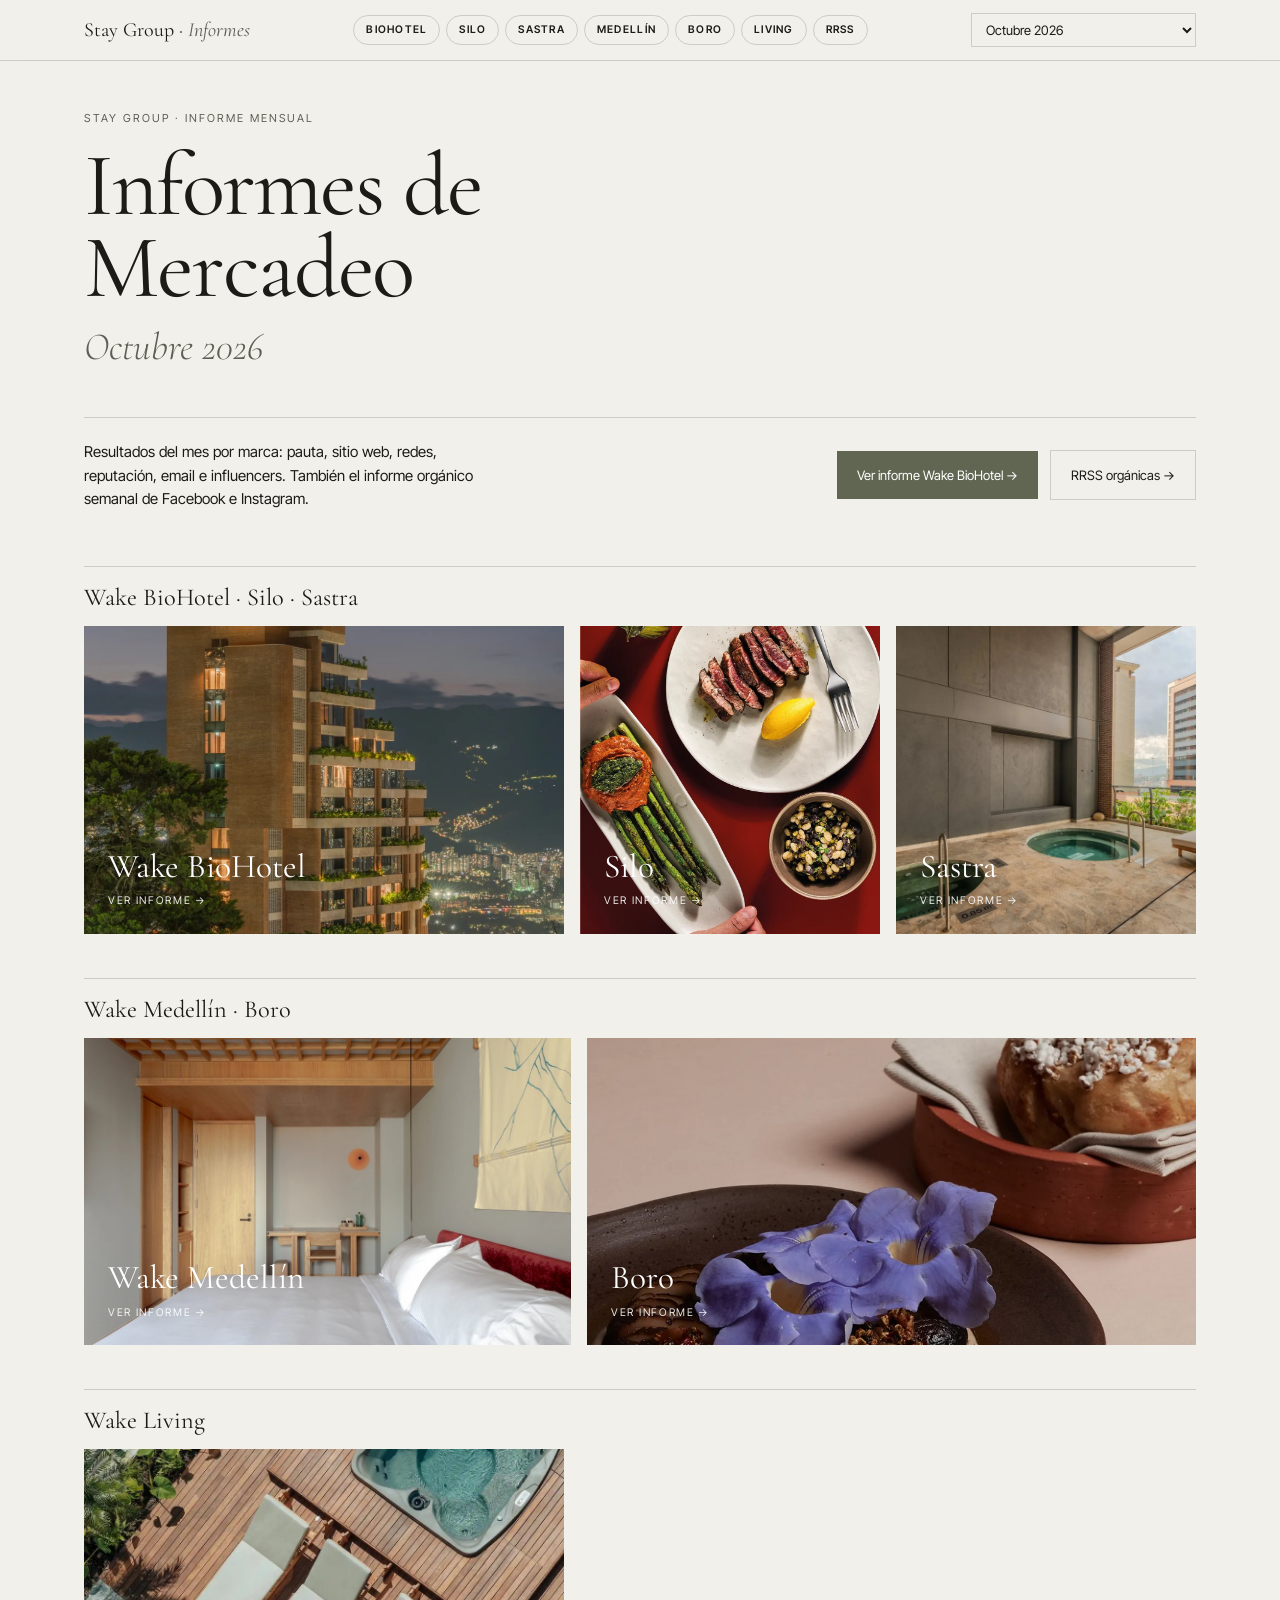
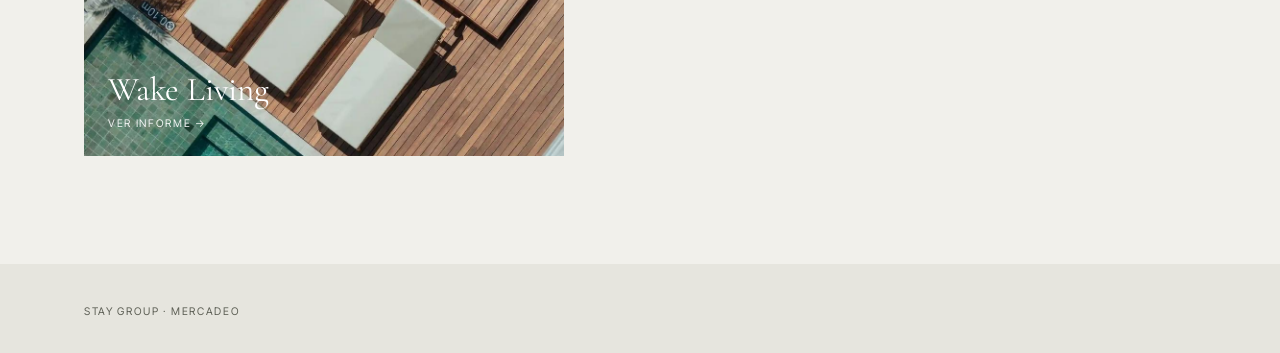
<file: index.html>
<!doctype html>
<html lang="es">
<head>
<meta charset="utf-8">
<meta name="viewport" content="width=device-width, initial-scale=1">
<title>Stay Group · Informes de Mercadeo</title>
<meta name="description" content="Informes mensuales de Mercadeo de las marcas de Stay Group.">
<meta name="robots" content="noindex">
<link rel="preconnect" href="https://fonts.googleapis.com">
<link rel="preconnect" href="https://fonts.gstatic.com" crossorigin>
<link href="https://fonts.googleapis.com/css2?family=Cormorant+Garamond:ital,wght@0,300;0,400;0,500;1,300;1,400&family=Inter+Tight:wght@400;500;600&display=swap" rel="stylesheet">
<link rel="stylesheet" href="assets/css/styles.css?v=20261111-1835">
<link rel="icon" href="assets/img/favicon.png">
</head>
<body>
<div id="app"><noscript><p style="padding:120px 24px;font-family:serif;font-size:22px">Este informe necesita JavaScript activado.</p></noscript></div>
<script src="data/index.js?v=20261111-1835"></script>
<script src="assets/js/common.js?v=20261111-1835"></script>
<script src="assets/js/cover.js?v=20261111-1835"></script>
</body>
</html>
</file>
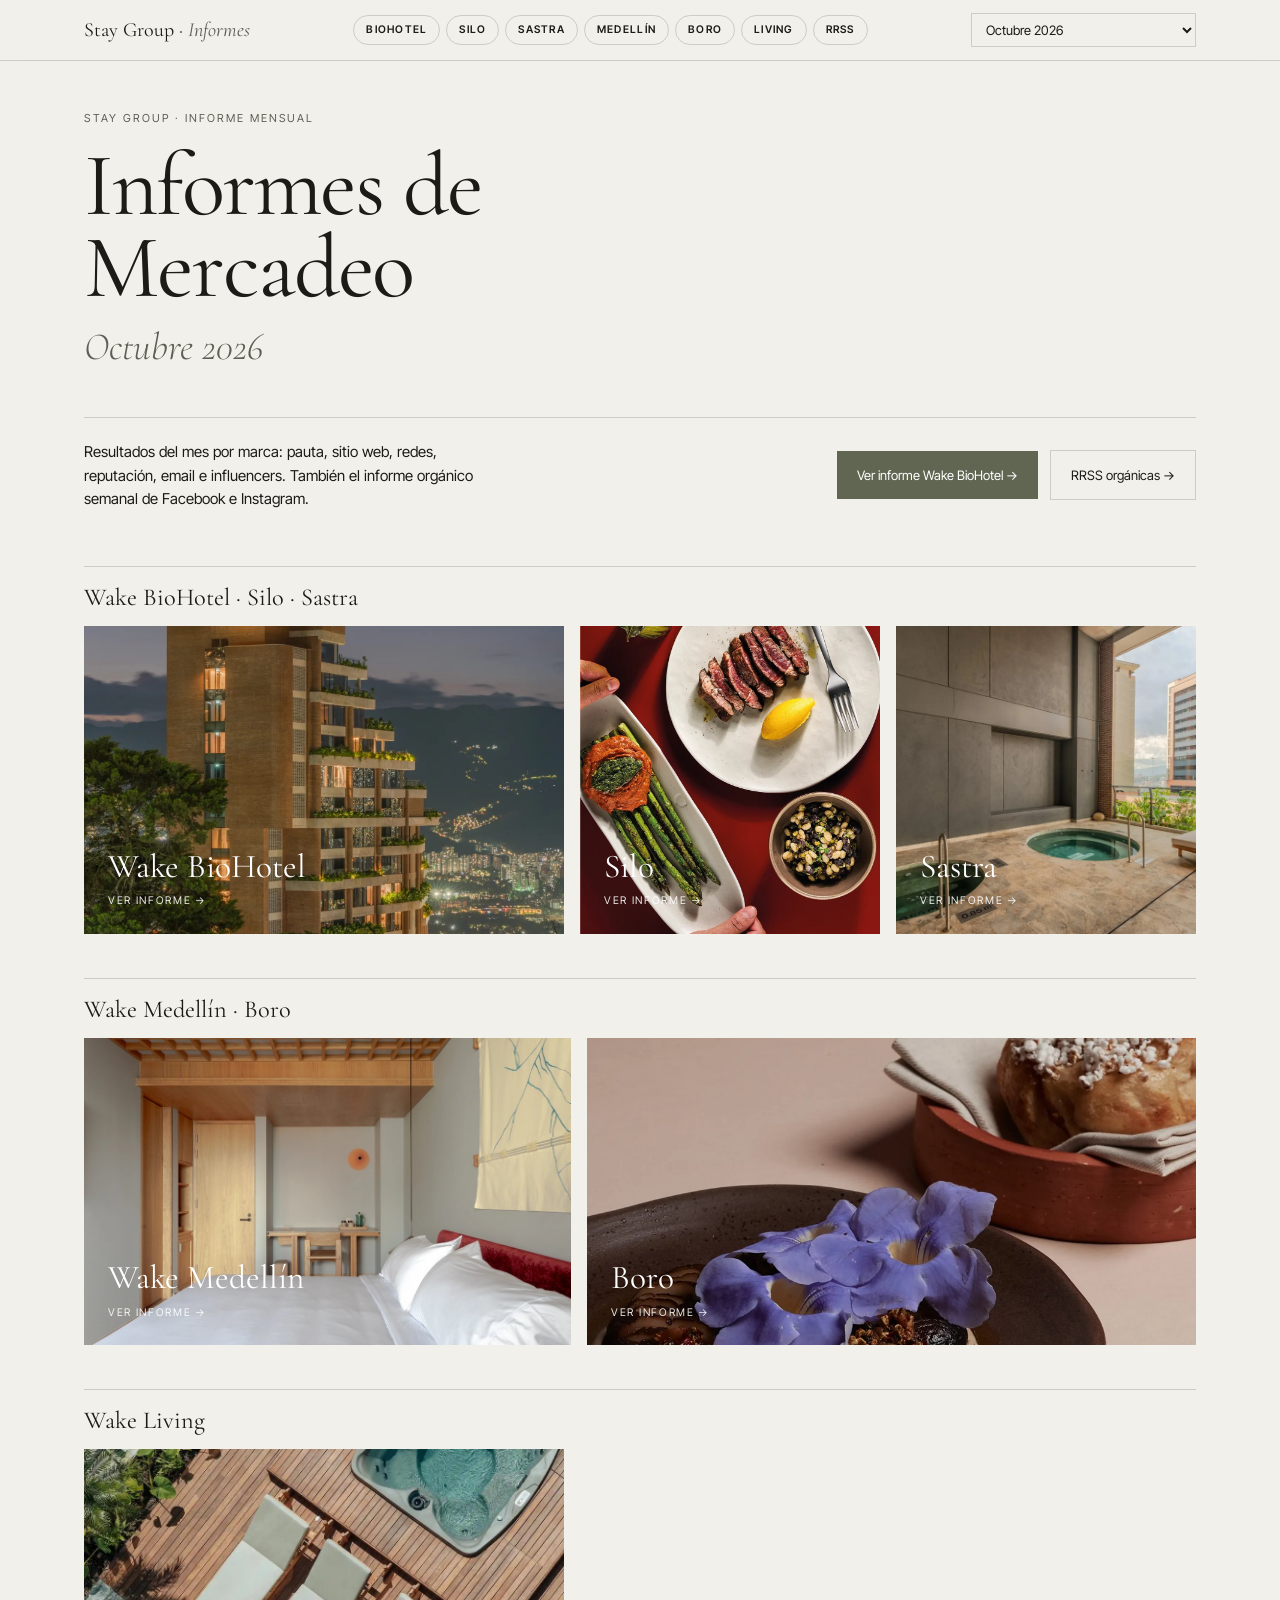
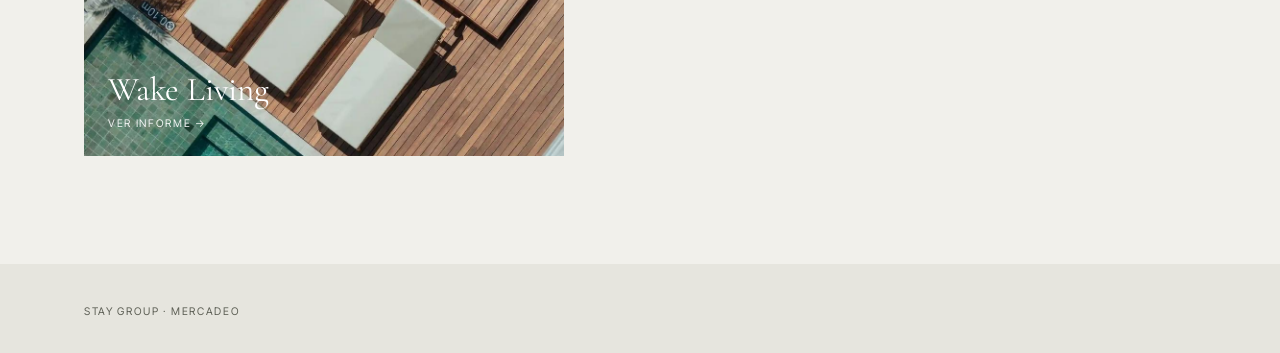
<file: informe.html>
<!doctype html>
<html lang="es">
<head>
<meta charset="utf-8">
<meta name="viewport" content="width=device-width, initial-scale=1">
<title>Informe de Mercadeo · Stay Group</title>
<meta name="description" content="Informes mensuales de Mercadeo de las marcas de Stay Group.">
<meta name="robots" content="noindex">
<link rel="preconnect" href="https://fonts.googleapis.com">
<link rel="preconnect" href="https://fonts.gstatic.com" crossorigin>
<link href="https://fonts.googleapis.com/css2?family=Cormorant+Garamond:ital,wght@0,300;0,400;0,500;1,300;1,400&family=Inter+Tight:wght@400;500;600&display=swap" rel="stylesheet">
<link rel="stylesheet" href="assets/css/styles.css?v=20261111-1835">
<link rel="icon" href="assets/img/favicon.png">
</head>
<body>
<div id="app"><noscript><p style="padding:120px 24px;font-family:serif;font-size:22px">Este informe necesita JavaScript activado.</p></noscript></div>
<script src="data/index.js?v=20261111-1835"></script>
<script src="assets/js/common.js?v=20261111-1835"></script>
<script src="assets/js/report.js?v=20261111-1835"></script>
</body>
</html>
</file>
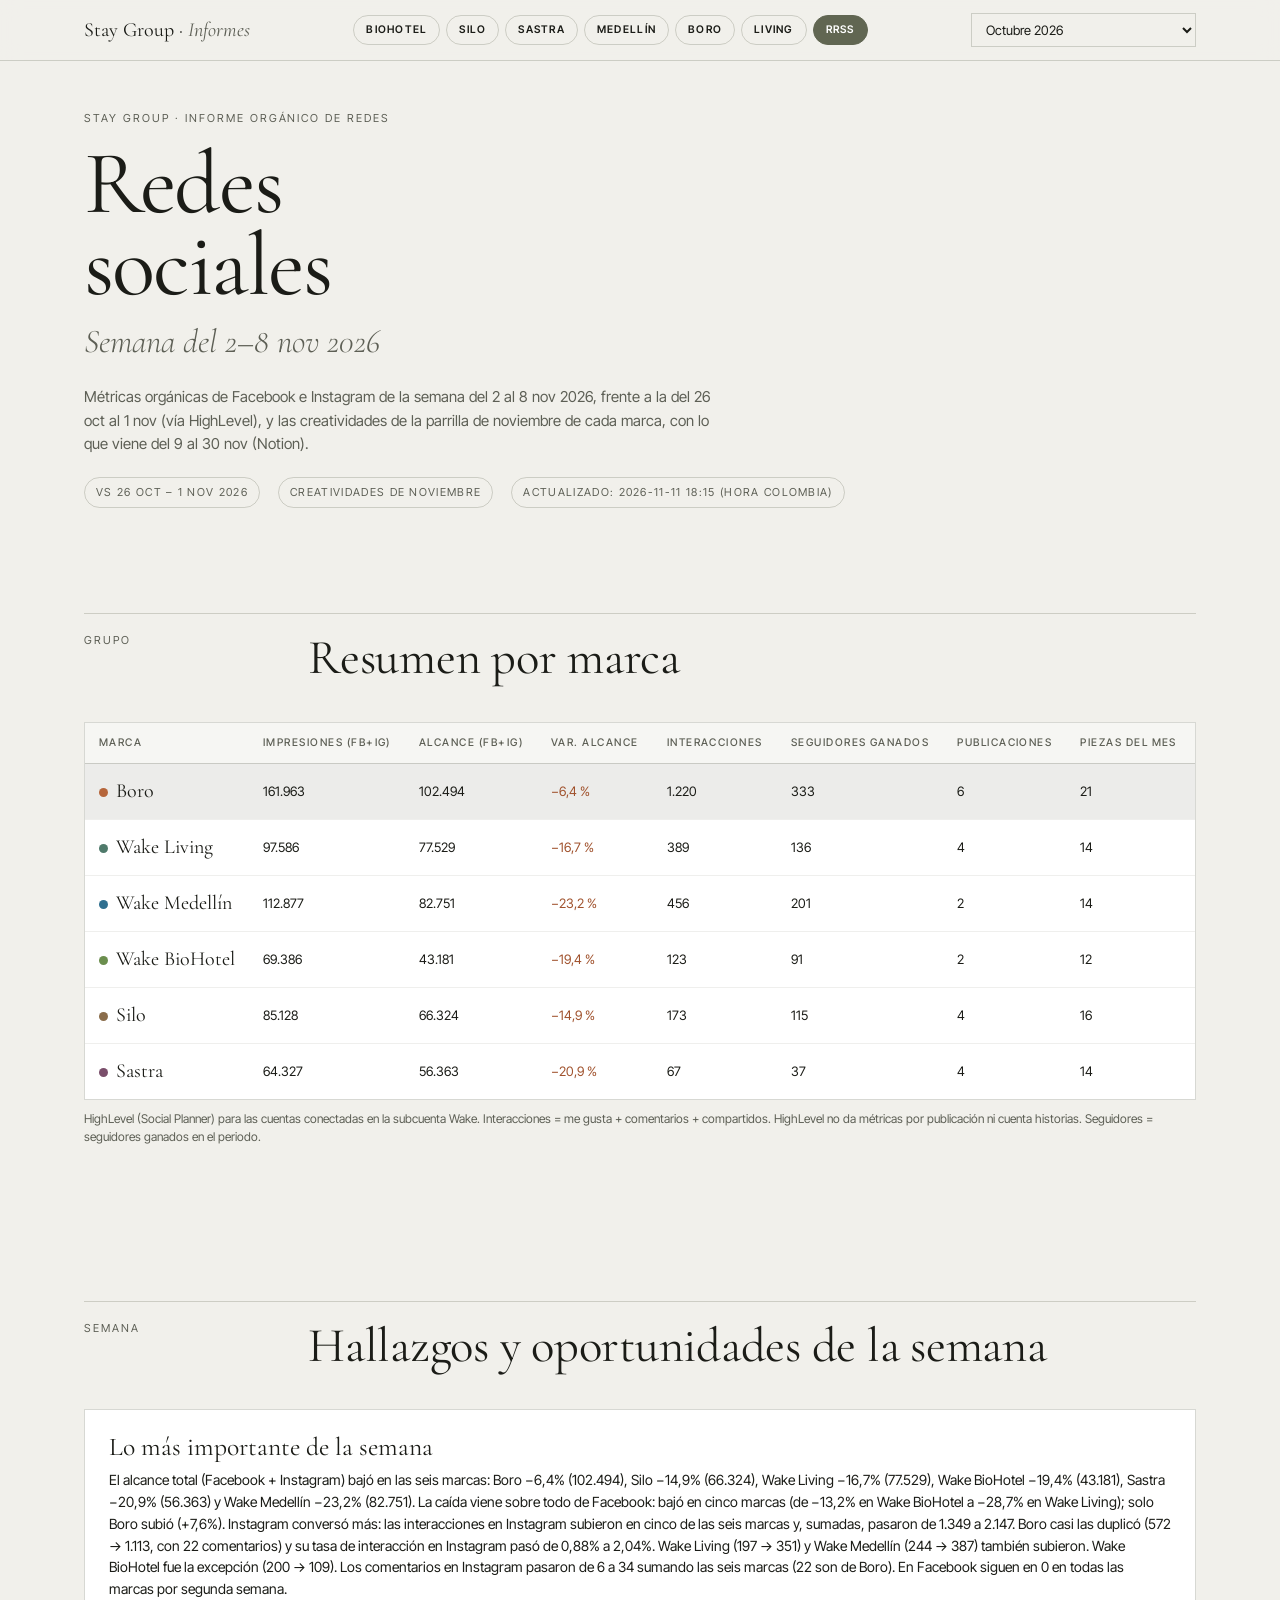
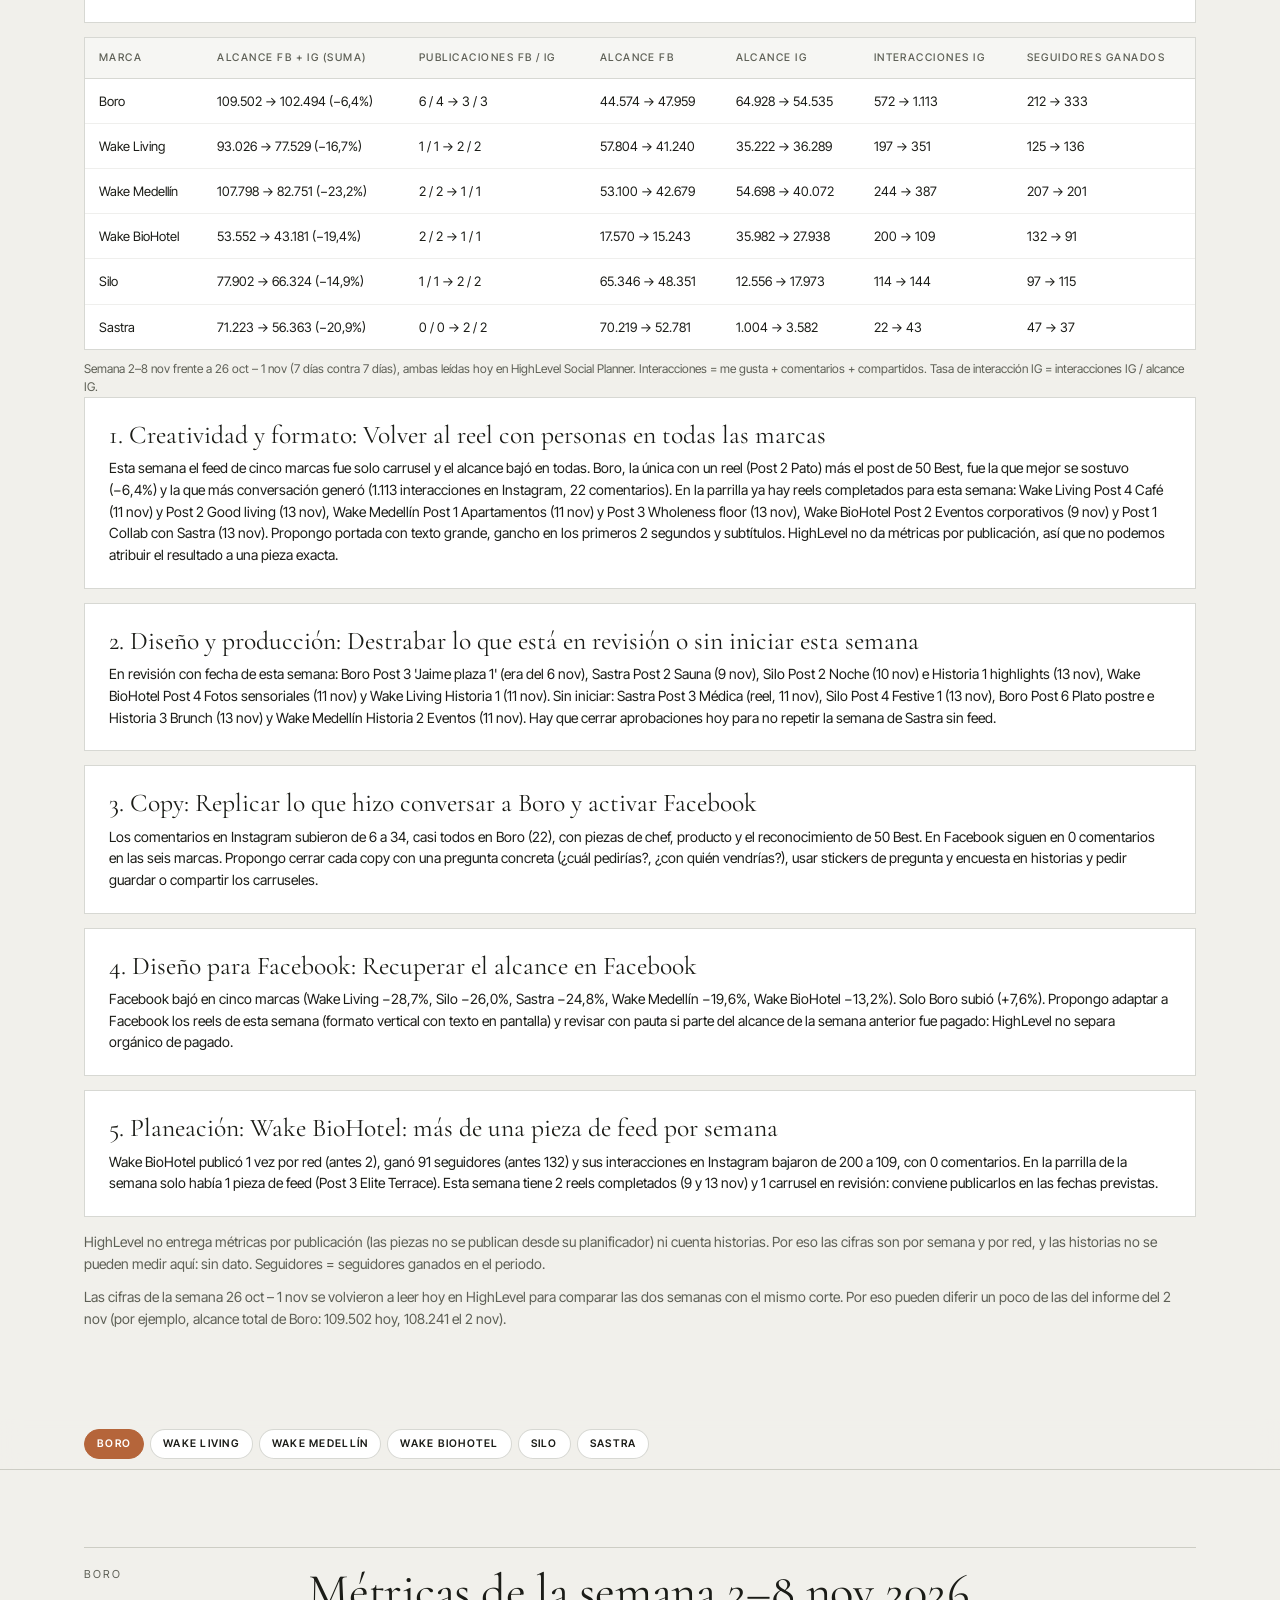
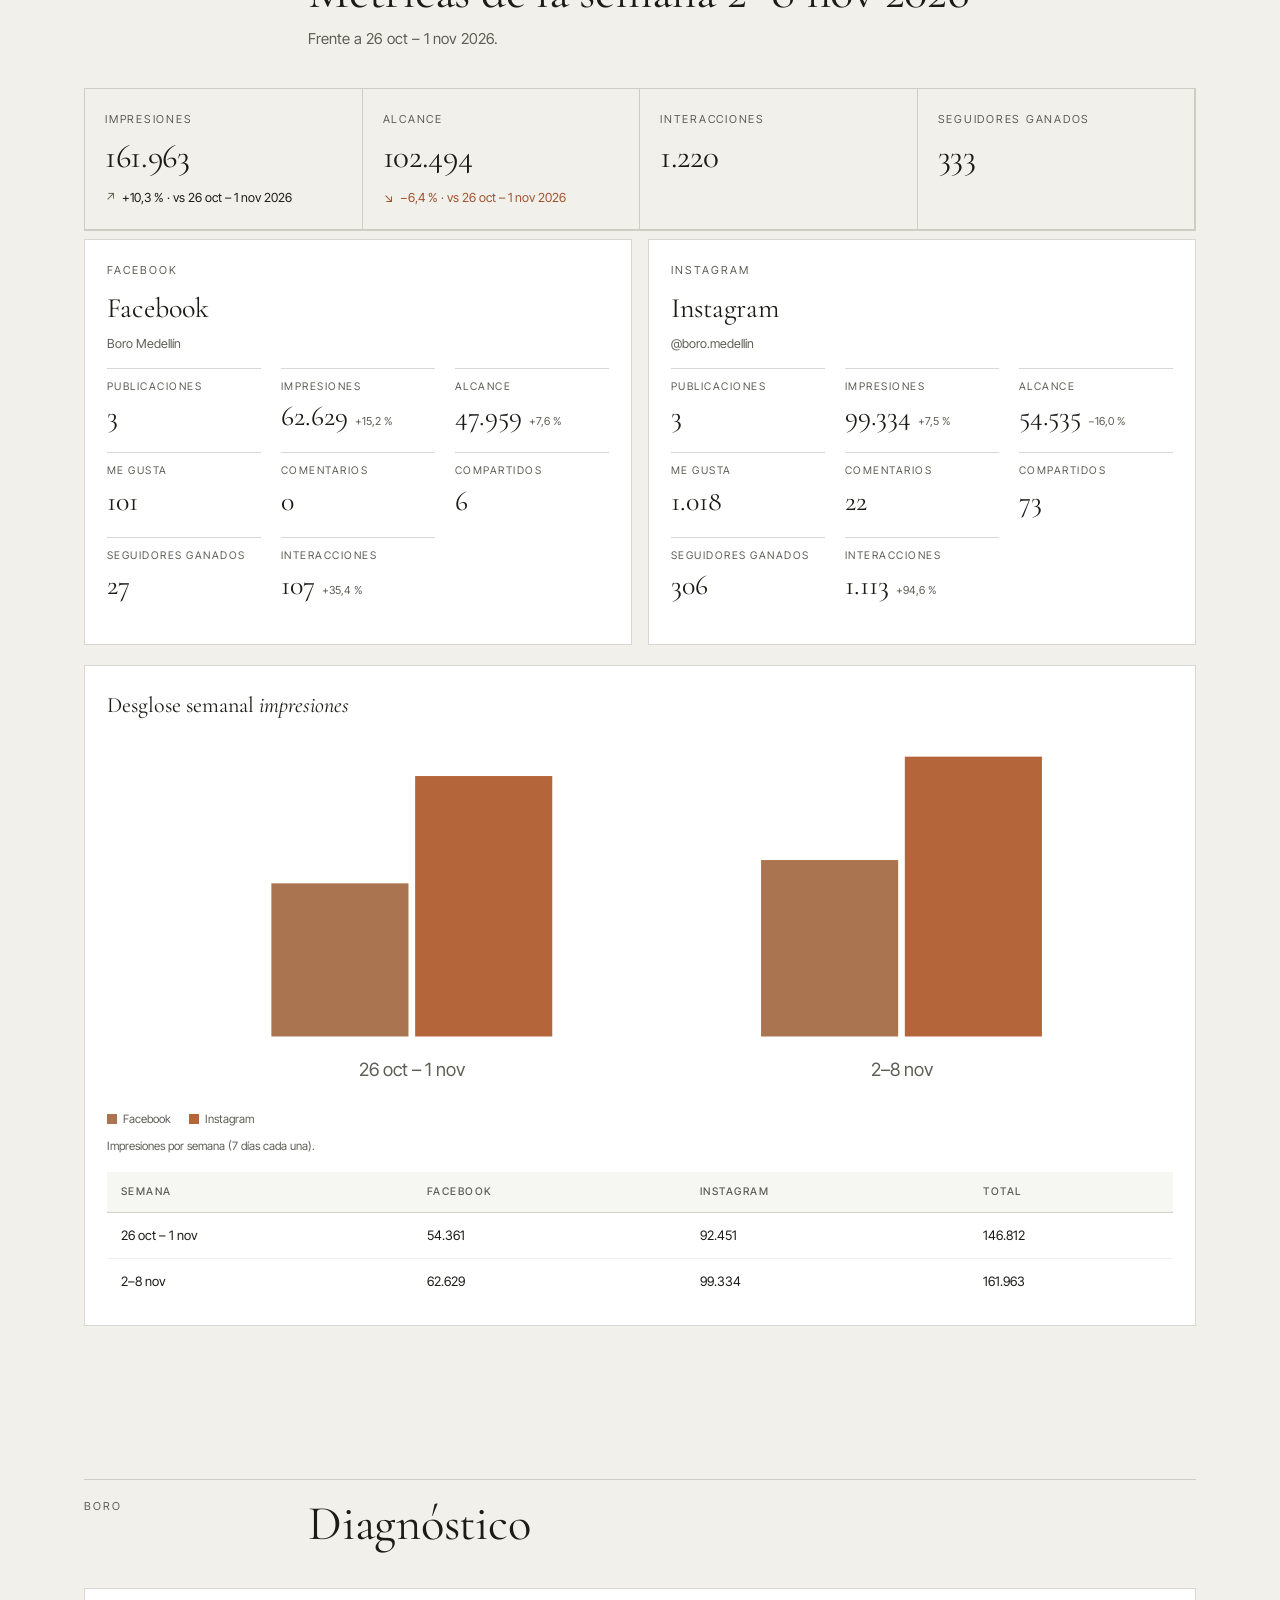
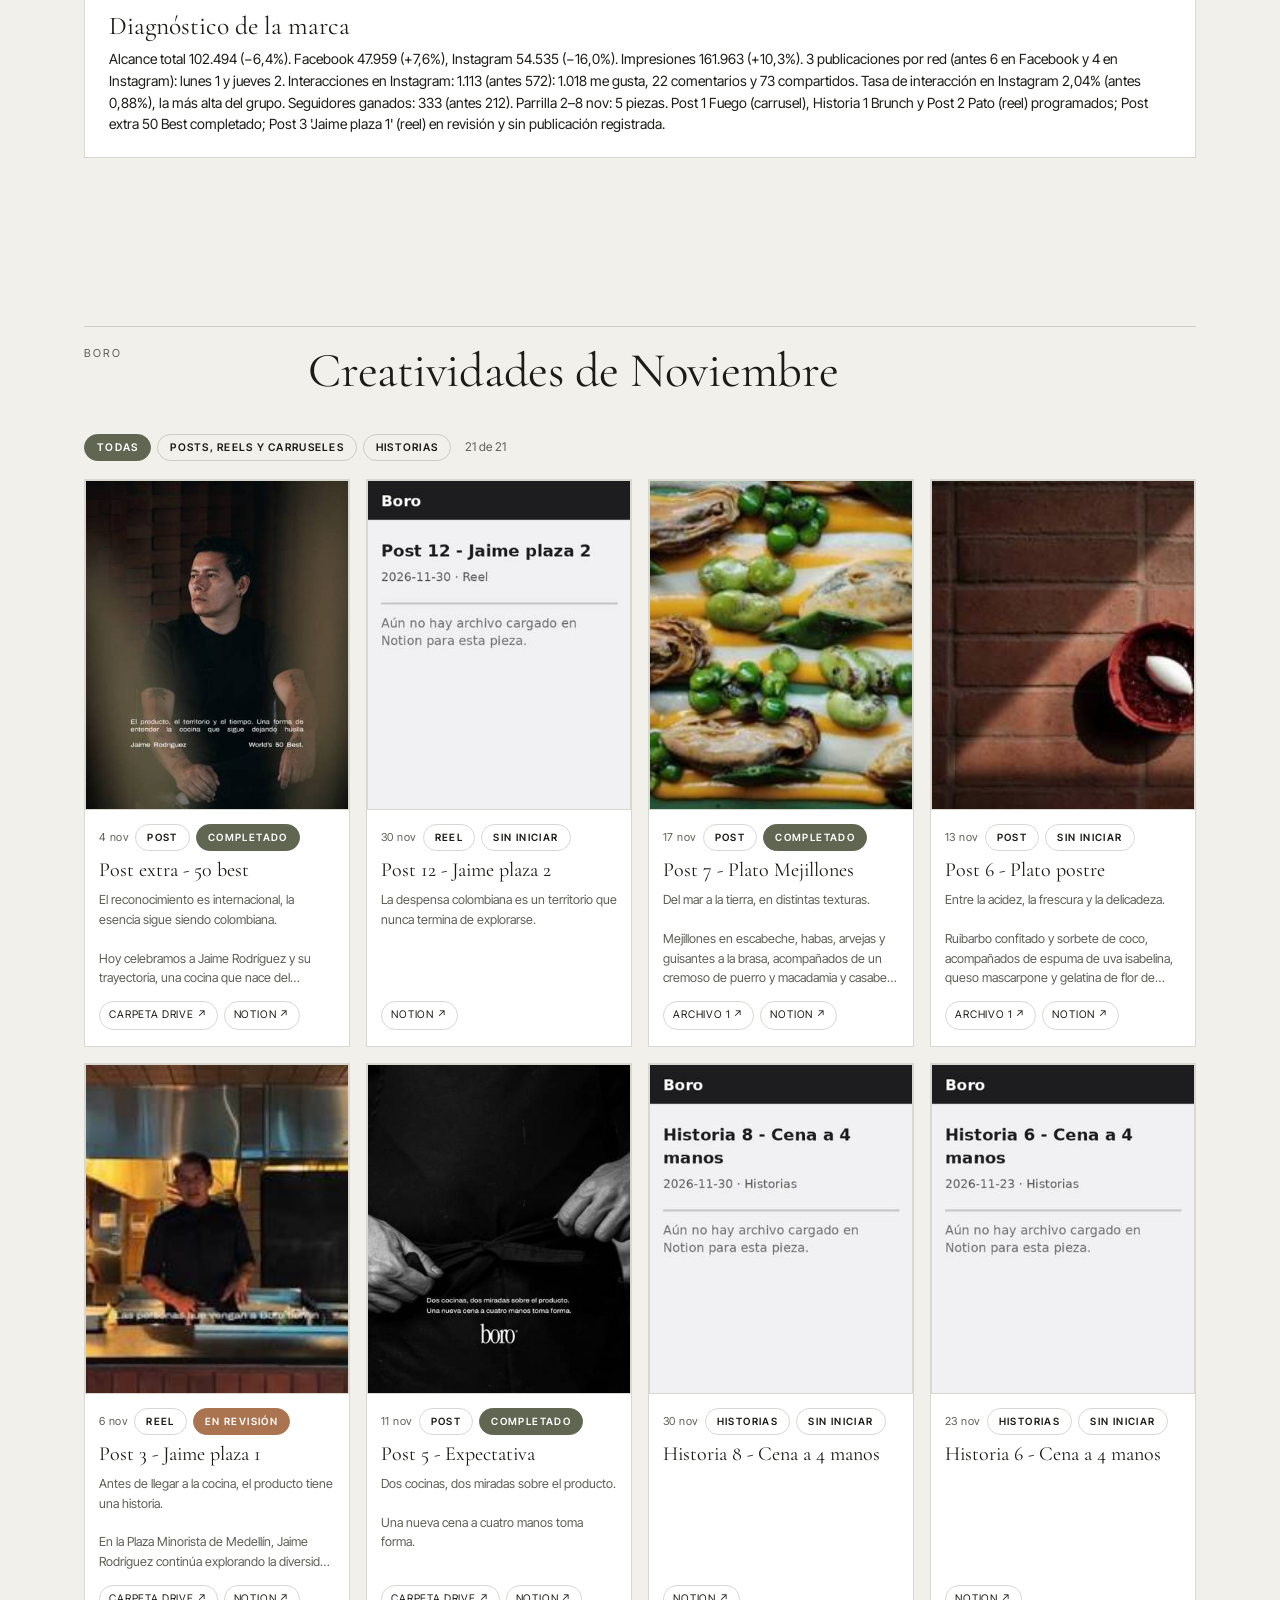
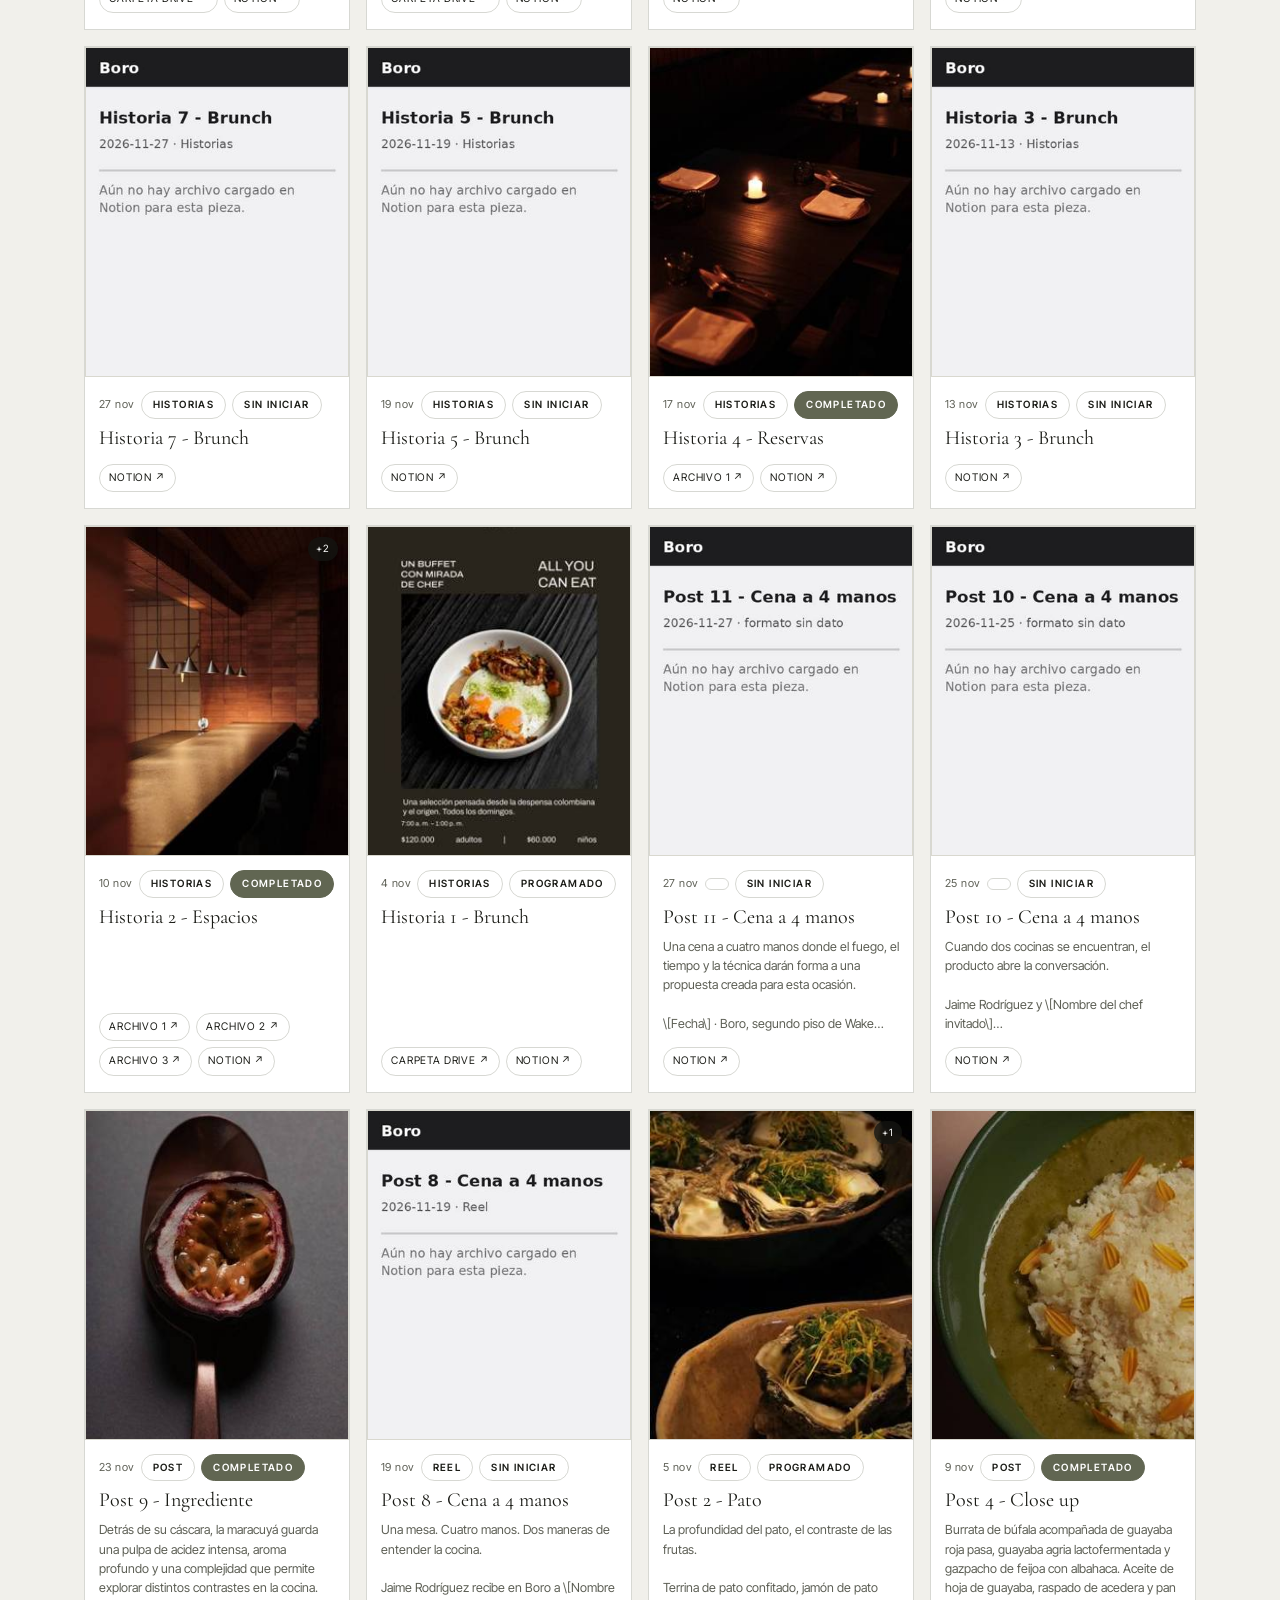
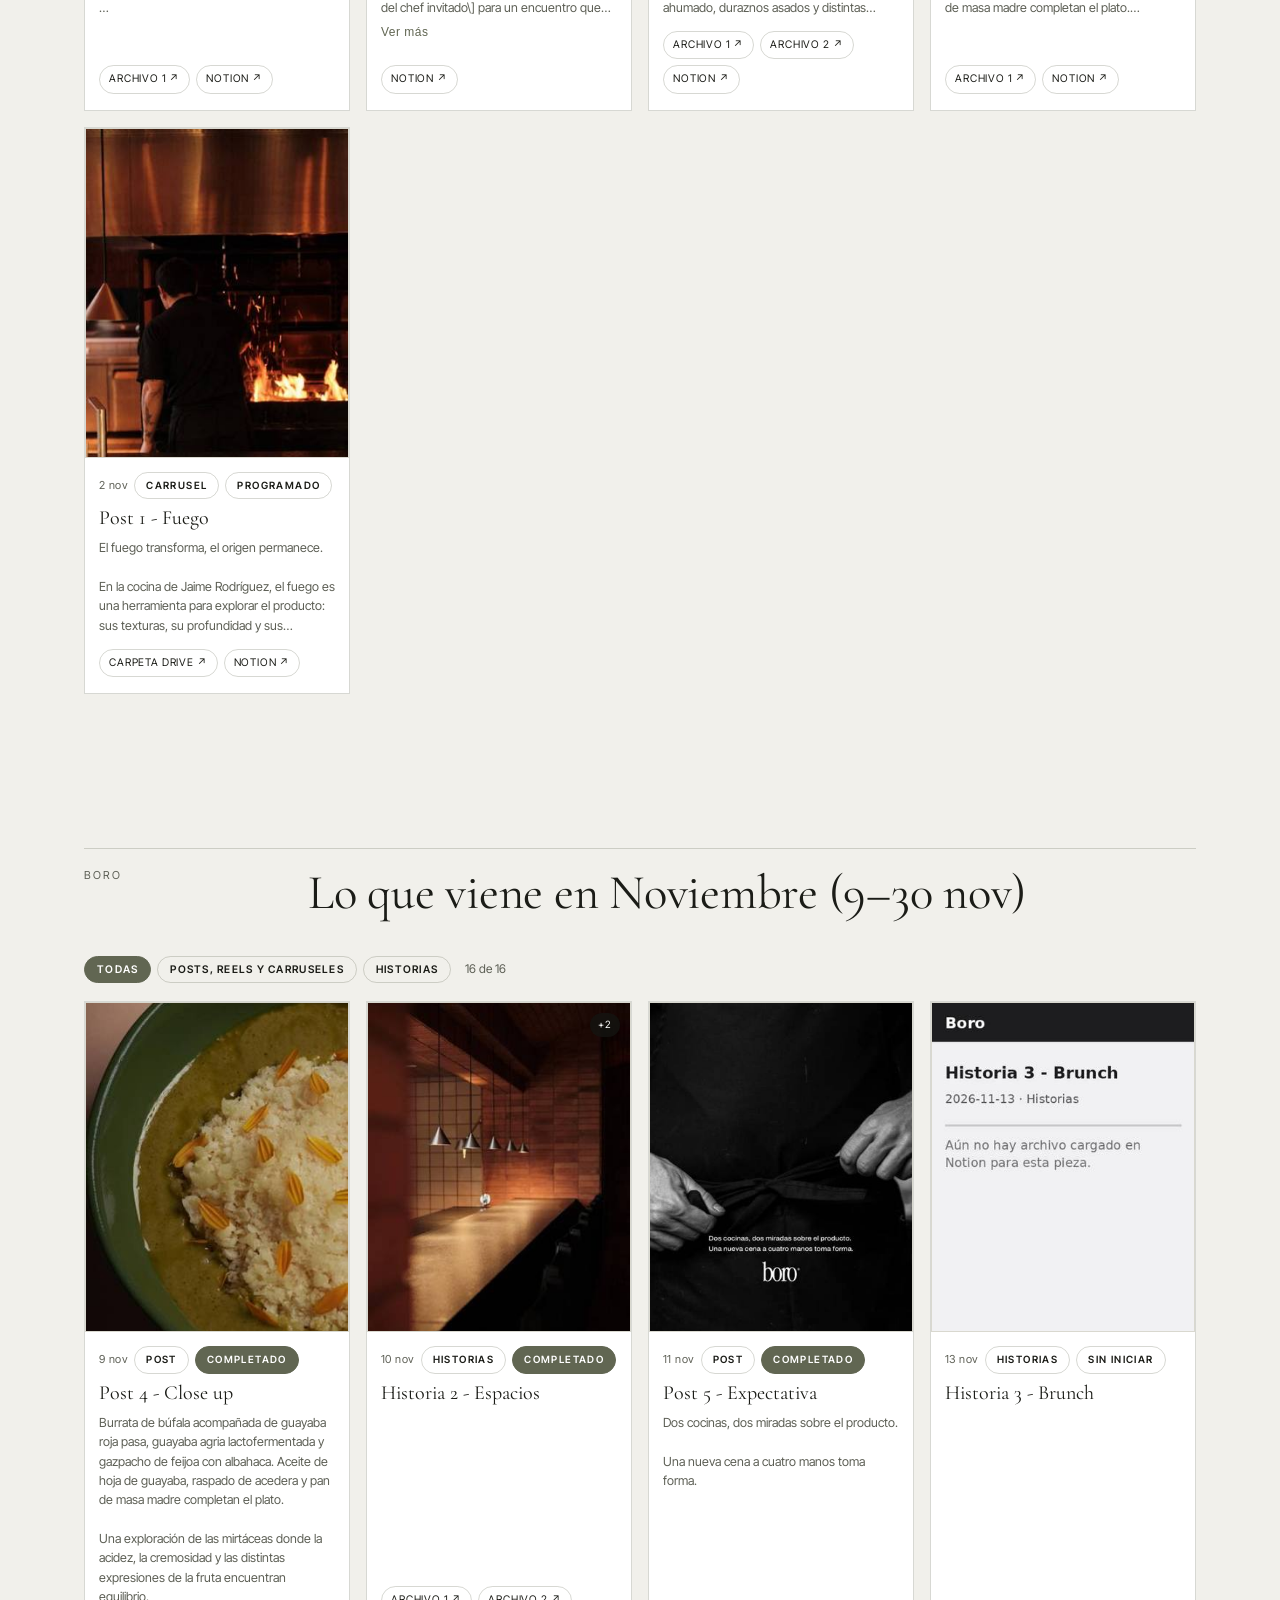
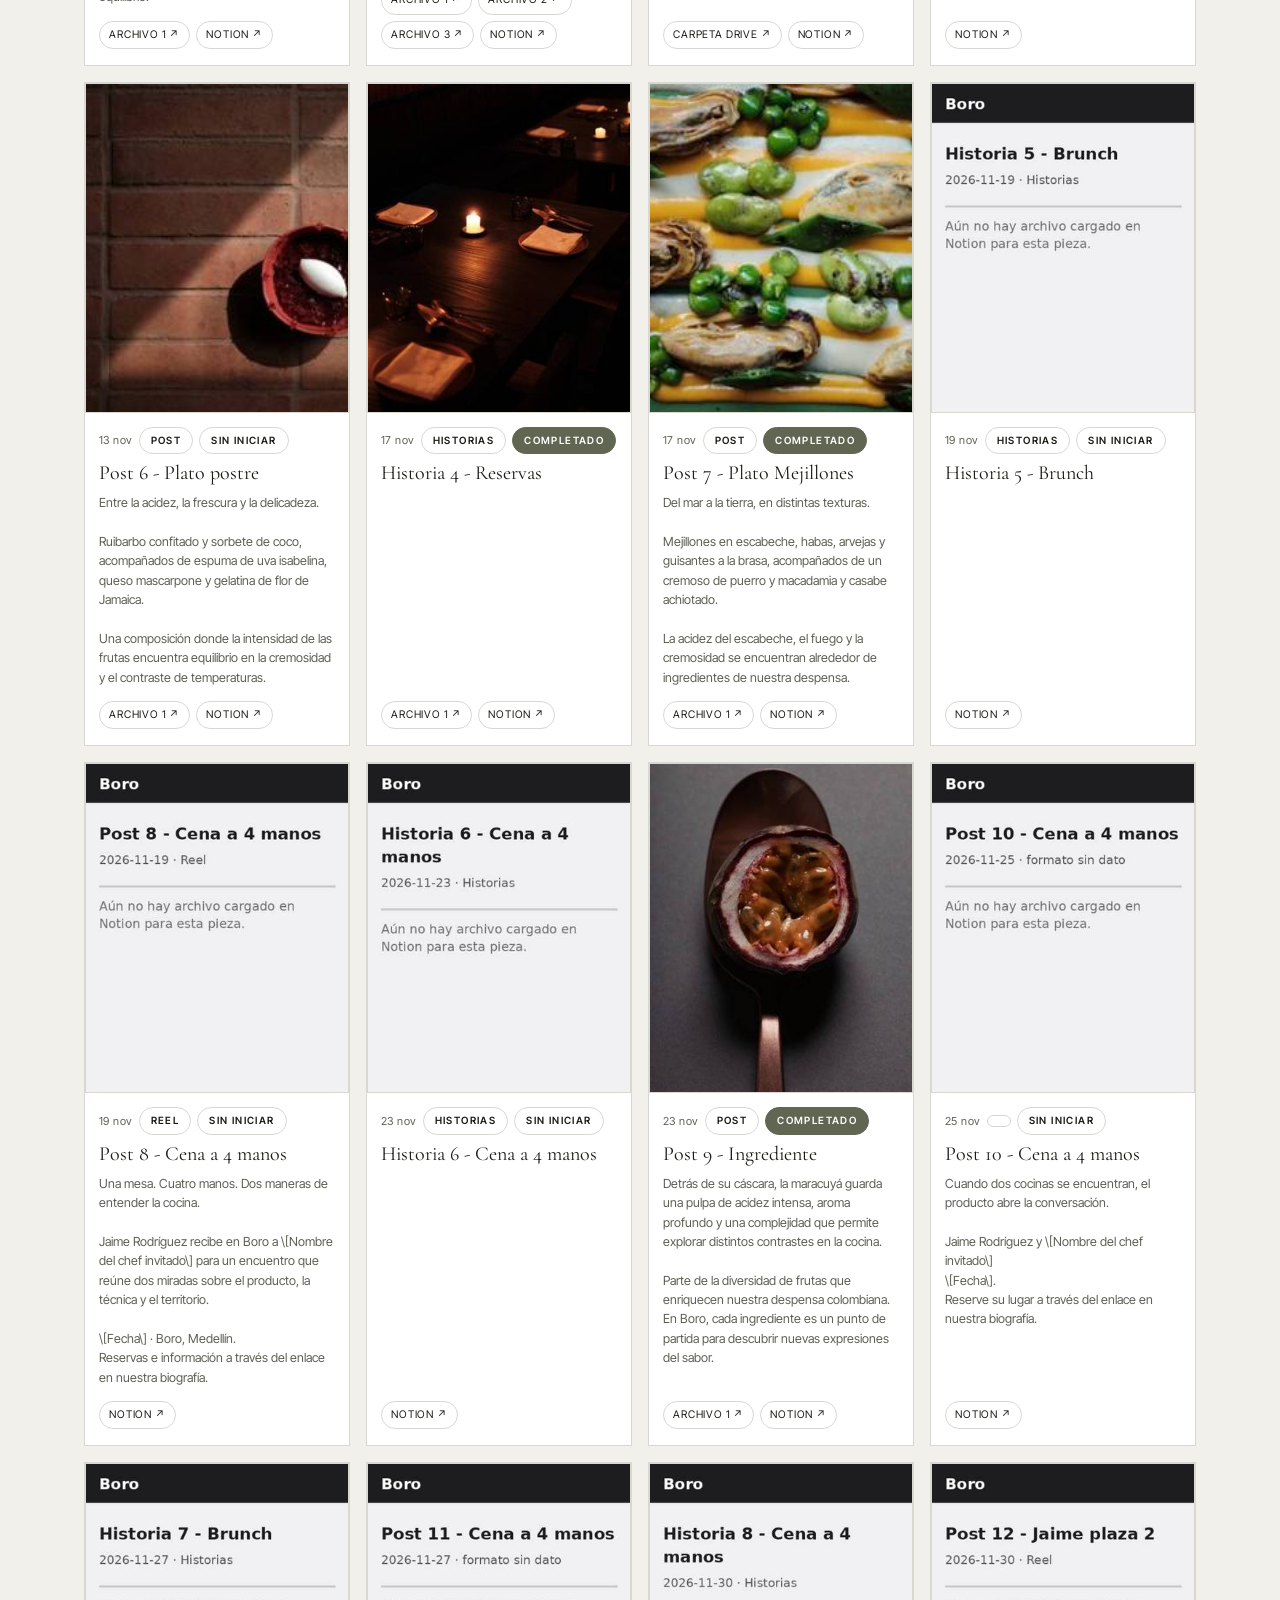
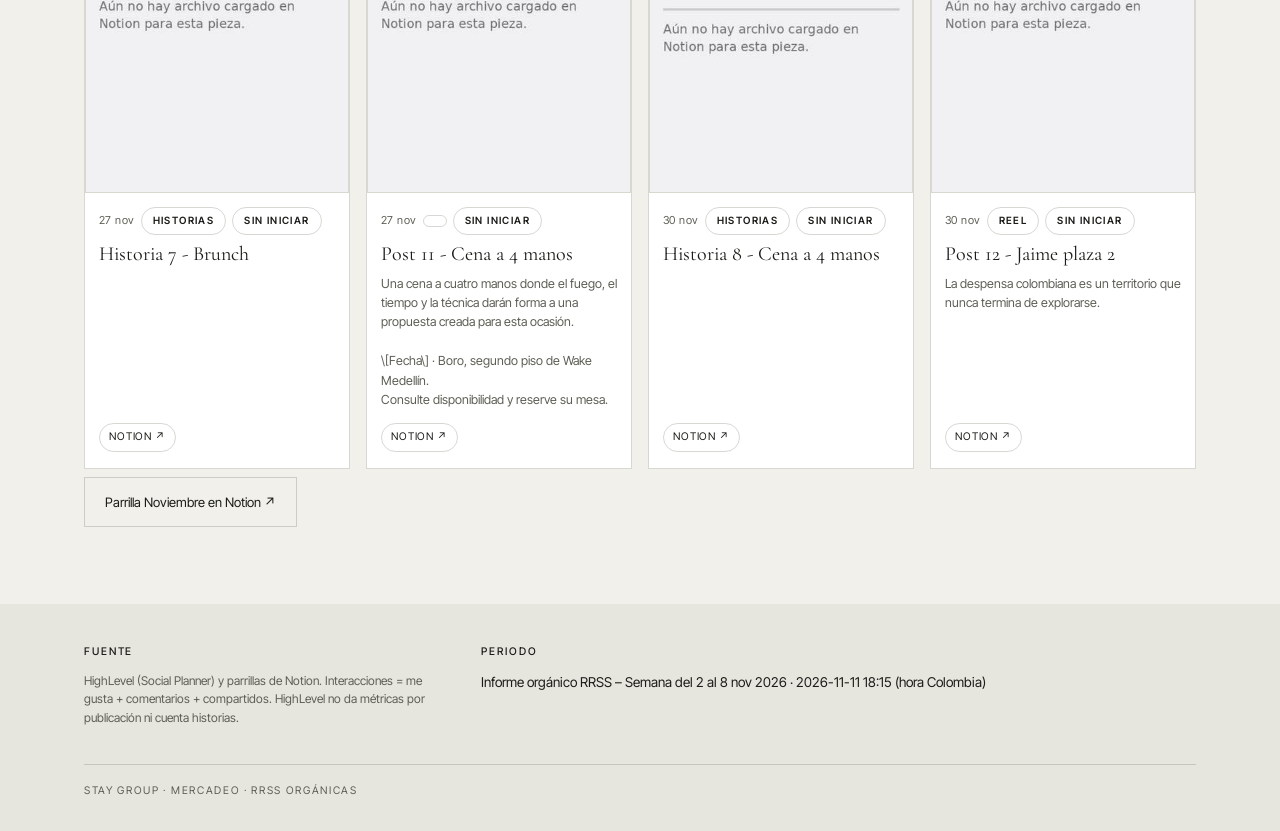
<file: rrss.html>
<!doctype html>
<html lang="es">
<head>
<meta charset="utf-8">
<meta name="viewport" content="width=device-width, initial-scale=1">
<title>Informe orgánico RRSS · Stay Group</title>
<meta name="description" content="Métricas orgánicas de Facebook e Instagram y creatividades de la parrilla, por marca.">
<meta name="robots" content="noindex">
<link rel="preconnect" href="https://fonts.googleapis.com">
<link rel="preconnect" href="https://fonts.gstatic.com" crossorigin>
<link href="https://fonts.googleapis.com/css2?family=Cormorant+Garamond:ital,wght@0,300;0,400;0,500;1,300;1,400&family=Inter+Tight:wght@400;500;600&display=swap" rel="stylesheet">
<link rel="stylesheet" href="assets/css/styles.css?v=20261111-1835">
<link rel="stylesheet" href="assets/css/rrss.css?v=20261111-1835">
<link rel="icon" href="assets/img/favicon.png">
</head>
<body>
<div id="app"><noscript><p style="padding:120px 24px;font-family:serif;font-size:22px">Este informe necesita JavaScript activado.</p></noscript></div>
<script src="data/index.js?v=20261111-1835"></script>
<script src="data/rrss.js?v=20261111-1835"></script>
<script src="assets/js/common.js?v=20261111-1835"></script>
<script src="assets/js/rrss.js?v=20261111-1835"></script>
</body>
</html>
</file>
<file: assets/css/styles.css>
:root{
  --olive:#616652; --olive-25:rgba(97,102,82,.25); --olive-10:rgba(97,102,82,.1);
  --cream:#F1F0EB; --ink:#1B1C17; --wood:#A9744F; --down:#A0522D; --light:#BDB8AA; --white:#fff; --muted:#5d5f55;
  --serif:"Cormorant Garamond",Georgia,"Times New Roman",serif;
  --sans:"Inter Tight",system-ui,-apple-system,"Segoe UI",Roboto,sans-serif;
  --pad:clamp(22px,5vw,72px); --max:1240px;
}
*{box-sizing:border-box;margin:0;padding:0}
html{scroll-behavior:smooth}
body{background:var(--cream);color:var(--ink);font-family:var(--sans);font-size:15px;line-height:1.55;-webkit-font-smoothing:antialiased}
img{max-width:100%;display:block}
a{color:inherit}
em{font-style:italic}
.wrap{max-width:var(--max);margin:0 auto;padding:0 var(--pad)}
.eyebrow{font-size:11px;letter-spacing:.18em;text-transform:uppercase;color:var(--muted)}
.serif{font-family:var(--serif)}
.nowrap{white-space:nowrap}

/* NAV */
.nav{position:fixed;inset:0 0 auto 0;z-index:50;background:rgba(241,240,235,.88);backdrop-filter:blur(10px);-webkit-backdrop-filter:blur(10px);border-bottom:1px solid var(--olive-25)}
.nav .in{display:flex;align-items:center;justify-content:space-between;gap:16px;height:60px;max-width:var(--max);margin:0 auto;padding:0 var(--pad)}
.brandmark{font-family:var(--serif);font-size:20px;text-decoration:none;white-space:nowrap}
.brandmark i{color:var(--muted)}
.pills{display:flex;gap:6px;flex-wrap:nowrap}
.pill{font-size:10.5px;font-weight:600;letter-spacing:.12em;text-transform:uppercase;padding:6px 12px;border-radius:999px;border:1px solid var(--olive-25);text-decoration:none;white-space:nowrap;position:relative;color:var(--ink);background:transparent}
.pill.active{background:var(--olive);color:#fff;border-color:var(--olive)}
.pill.soon{opacity:.55;cursor:default}
.pill.soon:hover::after{content:"Próximamente";position:absolute;top:120%;left:50%;transform:translateX(-50%);background:var(--ink);color:#fff;font-size:10px;padding:4px 8px;border-radius:3px;letter-spacing:.08em}
.month{font-family:var(--sans);font-size:13px;border:1px solid var(--olive-25);background:transparent;padding:7px 10px;color:var(--ink);border-radius:0}
.burger{display:none;background:none;border:0;font-size:24px;line-height:1;cursor:pointer;color:var(--ink)}
.mobile-menu{display:none}
@media (max-width:900px){
  .nav .pills,.nav .month{display:none}
  .burger{display:block}
  .mobile-menu.open{display:flex;flex-direction:column;gap:14px;position:fixed;inset:60px 0 0 0;background:var(--cream);padding:32px var(--pad);z-index:49;overflow:auto}
  .mobile-menu a,.mobile-menu span{font-family:var(--serif);font-size:30px;text-decoration:none}
  .mobile-menu .soon{opacity:.45}
  .mobile-menu .soon small{font-family:var(--sans);font-size:11px;letter-spacing:.14em;text-transform:uppercase;margin-left:8px}
  .mobile-menu .month{display:block;margin-top:16px;font-size:16px}
}

/* HERO */
.hero{position:relative;min-height:72vh;min-height:72svh;display:flex;align-items:flex-end;color:#fff;overflow:hidden;background:#2a2b24}
.hero img.bg{position:absolute;inset:0;width:100%;height:100%;object-fit:cover}
.hero::after{content:"";position:absolute;inset:0;background:linear-gradient(180deg,rgba(0,0,0,.15) 0%,rgba(0,0,0,.2) 40%,rgba(0,0,0,.62) 100%)}
.hero .content{position:relative;z-index:2;width:100%;max-width:var(--max);margin:0 auto;padding:0 var(--pad) clamp(36px,6vh,72px)}
.hero .logo{width:auto;max-width:clamp(110px,11vw,160px);max-height:72px;margin-bottom:20px}
.hero .eyebrow{color:rgba(255,255,255,.85)}
.hero h1{font-family:var(--serif);font-weight:400;font-size:clamp(44px,7vw,104px);line-height:.95;letter-spacing:-.015em;margin:10px 0 6px}
.hero .sub{font-family:var(--serif);font-style:italic;font-size:clamp(24px,2.8vw,38px);font-weight:300}
.hero .line{margin-top:18px;font-size:13px;opacity:.9}
.scrollcue{position:absolute;left:50%;bottom:22px;z-index:2;width:1px;height:42px;background:rgba(255,255,255,.6);overflow:hidden}
.scrollcue::after{content:"";position:absolute;left:0;top:-42px;width:1px;height:42px;background:#fff;animation:cue 2s infinite}
@keyframes cue{to{top:42px}}

/* SECTIONS */
section.block{padding-top:clamp(44px,6vw,84px);padding-bottom:clamp(44px,6vw,84px)}
.sh{display:grid;grid-template-columns:200px 1fr;gap:24px;border-top:1px solid var(--olive-25);padding-top:18px;margin-bottom:clamp(24px,3vw,40px)}
.sh h2{font-family:var(--serif);font-weight:400;font-size:clamp(30px,3.8vw,54px);line-height:1.05;letter-spacing:-.005em}
.sh h2 em{font-weight:300}
.sh p.intro{margin-top:10px;max-width:640px;color:var(--muted)}
@media (max-width:760px){.sh{grid-template-columns:1fr;gap:10px}}

.grid{display:grid;column-gap:clamp(20px,3vw,40px);row-gap:0}
.g3{grid-template-columns:repeat(3,1fr)}
.g4{grid-template-columns:repeat(4,1fr)}
.g5{grid-template-columns:repeat(5,1fr)}
@media (max-width:1000px){.g5{grid-template-columns:repeat(3,1fr)}.g4{grid-template-columns:repeat(2,1fr)}}
@media (max-width:760px){.g3,.g4,.g5{grid-template-columns:1fr}}

.kpi{padding:18px 0 24px;border-top:1px solid var(--olive-25);min-width:0}
.kpi .lab{font-size:11px;letter-spacing:.16em;text-transform:uppercase;color:var(--muted);margin-bottom:12px}
.kpi .val{font-family:var(--serif);font-weight:400;line-height:1;white-space:nowrap;font-size:clamp(36px,4.2vw,62px);letter-spacing:-.01em}
.kpi .delta{margin-top:14px;font-size:12.5px;display:flex;gap:6px;color:var(--ink)}
.kpi .delta.down{color:var(--down)}
.kpi .delta::before{content:"↗";color:var(--olive)}
.kpi .delta.down::before{content:"↘";color:var(--down)}
.kpi .delta.flat::before{content:"·"}
.kpi .note{margin-top:6px;font-size:11.5px;color:var(--muted)}
.kpi .delta,.kpi .note{overflow-wrap:anywhere}

.cells{display:grid;grid-template-columns:repeat(3,1fr);border:1px solid var(--olive-25)}
.cells .kpi{border-top:0;border-right:1px solid var(--olive-25);border-bottom:1px solid var(--olive-25);padding:22px 20px}
.cells .kpi .val{font-size:clamp(30px,3vw,44px)}
.cells.c4{grid-template-columns:repeat(4,1fr)}
.cells.c4 .kpi .val{font-size:clamp(28px,2.6vw,40px)}
@media (max-width:1000px){.cells.c4{grid-template-columns:repeat(2,1fr)}}
@media (max-width:760px){.cells,.cells.c4{grid-template-columns:1fr 1fr}.cells .kpi{padding:16px 14px}.cells .kpi .val{font-size:28px}}

/* ADS */
.adtop{display:grid;grid-template-columns:1.1fr 1fr 1fr;gap:0;margin-bottom:36px}
.adtop.n2{grid-template-columns:1.1fr 1fr}
.adtop.n4{grid-template-columns:1.1fr 1fr 1fr 1fr}
.adtop.n4 .val{font-size:clamp(32px,3.4vw,50px)}
.adtop .kpi{padding:22px 24px}
.adtop .dark{background:var(--olive);color:#fff;border-top-color:var(--olive)}
.adtop .dark .lab,.adtop .dark .note{color:rgba(255,255,255,.75)}
.adtop .dark .delta,.adtop .dark .delta.down,.adtop .dark .delta::before,.adtop .dark .delta.down::before{color:#fff}
.adtop .val{font-size:clamp(36px,4.2vw,60px)}
.adtop .kpi+.kpi{border-left:1px solid var(--olive-25)}
@media (max-width:900px){.adtop,.adtop.n2,.adtop.n4{grid-template-columns:1fr}.adtop .kpi+.kpi{border-left:0}}
.charts{display:grid;grid-template-columns:1fr 1fr;gap:clamp(24px,4vw,56px);margin-bottom:32px}
.charts.one{grid-template-columns:1fr;max-width:760px}
@media (max-width:900px){.charts{grid-template-columns:1fr}}
.charts h3{font-family:var(--serif);font-weight:400;font-size:22px;margin-bottom:12px}
.charts h3 em{color:var(--muted)}
.chart svg{width:100%;height:auto;overflow:visible}
.chart text{font-family:var(--sans);font-size:11px;fill:var(--muted)}
/* Barras visibles por defecto; solo se encogen mientras esperan la animación */
.chart .bar{transform-box:fill-box;transition:transform 1.2s cubic-bezier(.2,.7,.2,1)}
.chart .bar-x{transform-origin:left center}
.chart .bar-y{transform-origin:center bottom}
.js-anim .reveal:not(.in) .bar-x{transform:scaleX(0)}
.js-anim .reveal:not(.in) .bar-y{transform:scaleY(0)}
.legend{display:flex;gap:18px;font-size:11.5px;color:var(--muted);margin-top:8px}
.legend i{display:inline-block;width:10px;height:10px;margin-right:6px;vertical-align:-1px}
.smallnote{font-size:11.5px;color:var(--muted);margin-top:10px}
.cards3{display:grid;grid-template-columns:repeat(3,1fr);gap:16px}
.cards3.n2{grid-template-columns:repeat(2,1fr)}
.cards3.n1{grid-template-columns:minmax(0,520px)}
@media (max-width:900px){.cards3,.cards3.n2{grid-template-columns:1fr}}
.card{background:#fff;border:1px solid var(--olive-25);padding:22px}
.tag{display:inline-block;font-size:10px;font-weight:600;letter-spacing:.14em;text-transform:uppercase;border:1px solid var(--olive-25);border-radius:999px;padding:5px 11px}
.tag.fill{background:var(--olive);color:#fff;border-color:var(--olive)}
.tag.wood{background:var(--wood);color:#fff;border-color:var(--wood)}
.tag.down{background:var(--down);color:#fff;border-color:var(--down)}
.card .mini{font-size:10.5px;letter-spacing:.16em;text-transform:uppercase;color:var(--muted);margin-top:18px}
.card .big{font-family:var(--serif);font-size:32px;line-height:1.1;white-space:nowrap}
.card .txt{font-size:12.5px;margin-top:12px}
.card .txt.muted{color:var(--muted);border-top:1px solid var(--olive-10);padding-top:12px}
.criterio{margin-top:36px;border-left:2px solid var(--wood);padding:4px 0 4px 16px;max-width:720px;font-size:13px}
.criterio b{display:block;font-size:10.5px;letter-spacing:.16em;text-transform:uppercase;color:var(--wood);margin-bottom:4px}

/* PHOTO DIVIDER (transform parallax, image taller than frame so no bands) */
.divider{position:relative;height:clamp(200px,40vh,420px);overflow:hidden;background:var(--olive)}
.divider img{position:absolute;left:0;top:-15%;width:100%;height:130%;object-fit:cover;will-change:transform}
.divider .cap{position:absolute;left:0;right:0;bottom:0;padding:0 var(--pad) clamp(28px,6vh,64px);max-width:var(--max);margin:0 auto;color:#fff;font-family:var(--serif);font-style:italic;font-size:clamp(22px,2.8vw,40px);z-index:2;text-shadow:0 2px 24px rgba(0,0,0,.35)}
.divider::after{content:"";position:absolute;inset:0;background:linear-gradient(180deg,transparent 50%,rgba(0,0,0,.45));pointer-events:none}

/* SOCIAL */
.social{border-top:1px solid var(--olive-25);padding:20px 0 24px}
.social .head{display:flex;justify-content:space-between;align-items:center;margin-bottom:12px;gap:12px}
.social h3{font-family:var(--serif);font-weight:400;font-size:clamp(24px,2.4vw,32px)}
.social .kpi{border-top:0;padding:8px 0}
.social .kpi .val{font-size:clamp(28px,2.8vw,40px)}

/* REPUTATION */
.rep{display:grid;grid-template-columns:1.1fr 2fr;gap:clamp(24px,5vw,72px);align-items:end}
@media (max-width:900px){.rep{grid-template-columns:1fr}}
.ta .score{font-family:var(--serif);font-size:clamp(84px,10vw,140px);line-height:.9;white-space:nowrap}
.ta .score small{font-size:.22em;color:var(--muted)}
.others{display:grid;grid-template-columns:repeat(3,1fr)}
.others.n1{grid-template-columns:1fr}.others.n2{grid-template-columns:repeat(2,1fr)}.others.n4{grid-template-columns:repeat(4,1fr)}
.rep.solo{grid-template-columns:1fr}
.others .kpi{padding-left:20px;border-top:0;border-left:1px solid var(--olive-25)}
.others .kpi .val{font-size:clamp(32px,3vw,46px)}
.others .kpi .val small{font-size:.4em;color:var(--muted)}
@media (max-width:600px){.others,.others.n2,.others.n4{grid-template-columns:1fr}.others .kpi{border-left:0;border-top:1px solid var(--olive-25);padding-left:0}}
.quotes{display:grid;grid-template-columns:1fr 1fr;gap:clamp(24px,5vw,64px);margin-top:clamp(32px,4vw,56px)}
@media (max-width:760px){.quotes{grid-template-columns:1fr}}
.quotes.one{grid-template-columns:minmax(0,760px)}
.quotes blockquote{font-family:var(--serif);font-style:italic;font-size:clamp(19px,1.8vw,24px);line-height:1.35}
.quotes cite{display:block;margin-top:14px;font-style:normal;font-family:var(--sans);font-size:10.5px;letter-spacing:.16em;text-transform:uppercase;color:var(--muted)}

/* EMAIL + INFLUENCER */
.email{display:grid;grid-template-columns:minmax(260px,420px) 1fr;gap:clamp(20px,4vw,48px);background:#fff;border:1px solid var(--olive-25);padding:clamp(16px,2.4vw,28px);margin-top:20px}
@media (max-width:760px){.email{grid-template-columns:1fr}}
.shot{position:relative;max-height:440px;overflow:auto;border:1px solid var(--olive-10);background:#f6f6f3;cursor:zoom-in}
.shot img{width:100%}
.shot .zoom{position:sticky;top:10px;float:right;margin:10px 10px -40px 0;background:var(--ink);color:#fff;font-size:10px;letter-spacing:.12em;text-transform:uppercase;padding:5px 9px;border-radius:999px;z-index:2}
.email h3,.infl h3{font-family:var(--serif);font-weight:400;font-size:clamp(24px,2.4vw,32px);line-height:1.1;margin:14px 0 6px}
.email .date{font-size:13px;color:var(--muted)}
.email .aud{font-size:12.5px;margin:12px 0 18px}
.email .aud b,.infl .meta b{font-size:10.5px;letter-spacing:.14em;text-transform:uppercase;color:var(--muted);font-weight:500;margin-right:6px}
.metrics{display:grid;grid-template-columns:repeat(3,1fr);gap:0 20px}
.metrics div{border-top:1px solid var(--olive-25);padding:10px 0 14px}
.metrics span{display:block;font-size:10.5px;letter-spacing:.14em;text-transform:uppercase;color:var(--muted)}
.metrics strong{font-family:var(--serif);font-weight:400;font-size:28px;white-space:nowrap}
.metrics small{font-size:11px;color:var(--muted);margin-left:4px}
.infl{display:grid;grid-template-columns:minmax(260px,420px) 1fr;gap:clamp(20px,4vw,56px);align-items:start}
@media (max-width:760px){.infl{grid-template-columns:1fr}}
.infl h3{font-size:clamp(34px,3.6vw,52px)}
.infl blockquote{font-family:var(--serif);font-style:italic;font-size:clamp(20px,2vw,26px);border-left:1px solid var(--olive);padding-left:18px;margin:22px 0}
.infl .meta{font-size:12.5px;margin-top:10px}

/* HISTORIAS DE INFLUENCERS (sin métricas públicas) */
.stories{display:grid;grid-template-columns:minmax(0,1fr) minmax(0,2fr);gap:clamp(20px,4vw,48px);border-top:1px solid var(--olive-25);padding-top:24px;margin-top:32px;align-items:start}
.stories h3{font-family:var(--serif);font-weight:400;font-size:clamp(24px,2.4vw,32px);line-height:1.15;margin:14px 0 8px}
.stories p{font-size:13.5px}
.stories .pics{display:grid;gap:14px}
.shot.wide{max-height:none;overflow:hidden;background:transparent;border:0}
.shot.wide img{width:auto;max-width:100%;max-height:440px;margin:0 auto}
@media (max-width:860px){.stories{grid-template-columns:1fr}}
.infl+.infl{margin-top:40px;border-top:1px solid var(--olive-25);padding-top:32px}

/* MILESTONES + LEARNINGS */
.miles li{list-style:none;display:grid;grid-template-columns:64px 1fr;border-top:1px solid var(--olive-25);padding:14px 0;font-family:var(--serif);font-size:clamp(17px,1.5vw,21px);line-height:1.35}
.miles li:last-child{border-bottom:1px solid var(--olive-25)}
.miles li span{font-style:italic;color:var(--muted)}
/* APRENDIZAJE -> PRÓXIMO PASO */
.insights{border-top:1px solid var(--olive-25)}
.ins-head,.ins{display:grid;grid-template-columns:56px 1fr 40px 1fr;column-gap:clamp(12px,2vw,28px)}
.ins-head{padding:12px 0;font-size:10.5px;letter-spacing:.16em;text-transform:uppercase;color:var(--muted);border-bottom:1px solid var(--olive-25)}
.ins{padding:22px 0;border-bottom:1px solid var(--olive-25);align-items:start}
.ins .n{font-family:var(--serif);font-size:40px;line-height:1;color:var(--olive)}
.ins h4{font-family:var(--serif);font-weight:400;font-size:clamp(21px,1.9vw,26px);line-height:1.15;margin:10px 0 6px}
.ins p{font-size:13.5px}
.ins .a{background:#fff;border:1px solid var(--olive-25);padding:16px 18px}
.ins .a h4{margin-top:4px}
.ins .arrow{font-family:var(--serif);font-size:32px;color:var(--wood);text-align:center;padding-top:30px}
.ins .mlab{display:none;font-size:10.5px;letter-spacing:.16em;text-transform:uppercase;color:var(--muted)}
@media (max-width:760px){
  .ins-head{display:none}
  .ins{grid-template-columns:1fr;row-gap:10px}
  .ins .arrow{display:none}
  .ins .mlab{display:block}
}
/* FOOTER */
footer.sources{background:#E6E5DE;padding:40px 0 32px;font-size:12px;color:var(--muted)}
footer .cols{display:grid;grid-template-columns:1fr 2fr;gap:40px}
@media (max-width:760px){footer .cols{grid-template-columns:1fr}}
footer h5{font-size:10.5px;letter-spacing:.18em;text-transform:uppercase;font-weight:500;margin-bottom:12px;color:var(--ink)}
footer .pend{color:var(--ink);font-size:13.5px}
footer .bottom{border-top:1px solid var(--olive-25);margin-top:36px;padding-top:18px;letter-spacing:.16em;text-transform:uppercase;font-size:10.5px}

/* COVER */
.cover{padding-top:110px;padding-bottom:56px}
.cover h1{font-family:var(--serif);font-weight:400;font-size:clamp(46px,7vw,108px);line-height:.92;letter-spacing:-.02em;margin-top:18px}
.cover .sub{font-family:var(--serif);font-style:italic;font-weight:300;font-size:clamp(24px,3vw,40px);color:var(--muted);margin-top:8px}
.cover .row{display:flex;justify-content:space-between;align-items:center;gap:24px;border-top:1px solid var(--olive-25);margin-top:40px;padding-top:22px;flex-wrap:wrap}
.btn{display:inline-flex;gap:10px;align-items:center;background:var(--olive);color:#fff;text-decoration:none;padding:14px 20px;font-size:13px}
.groups{padding-bottom:64px}
.bgroup{border-top:1px solid var(--olive-25);padding-top:16px;margin-bottom:clamp(28px,3.5vw,44px)}
.gname{font-family:var(--serif);font-weight:400;font-size:clamp(20px,1.9vw,26px);line-height:1.2;margin-bottom:14px}
.bcards{display:grid;grid-template-columns:1.6fr 1fr 1fr;gap:16px}
.bcards.n2{grid-template-columns:1.6fr 2fr}
.bcards .bcard{height:clamp(220px,24vw,340px)}
@media (max-width:760px){.bcards,.bcards.n2{grid-template-columns:1fr 1fr}.bcards .bcard.main{grid-column:1/-1}.bcards .bcard{height:clamp(180px,42vw,260px)}}
@media (max-width:420px){.bcards,.bcards.n2{grid-template-columns:1fr}}
.bcard{position:relative;overflow:hidden;color:#fff;text-decoration:none;display:flex;flex-direction:column;justify-content:flex-end;padding:24px}
.bcard img{position:absolute;inset:0;width:100%;height:100%;object-fit:cover;transition:transform 1.2s ease}
.bcard:hover img{transform:scale(1.04)}
.bcard::after{content:"";position:absolute;inset:0;background:linear-gradient(180deg,transparent 45%,rgba(0,0,0,.55))}
.bcard>*{position:relative;z-index:2}
.bcard .nm{font-family:var(--serif);font-size:clamp(28px,2.6vw,38px);line-height:1}
.bcard .st{font-size:10.5px;letter-spacing:.16em;text-transform:uppercase;margin-top:10px;opacity:.9}
.bcard.soon{cursor:default}
.bcard.soon::after{background:none}

/* Marcas hermanas en el informe */
.siblings{display:flex;flex-wrap:wrap;align-items:baseline;gap:6px 14px;padding-top:18px;padding-bottom:0}
.siblings .links{font-family:var(--serif);font-size:19px}
.siblings .links a{text-decoration:none;border-bottom:1px solid var(--olive-25)}
.siblings .links a:hover{border-bottom-color:var(--olive)}
.siblings .links i{font-style:normal;color:var(--muted);margin:0 8px}

/* COMING SOON page */
.soonpage{min-height:100vh;display:flex;align-items:center;color:#fff}
.soonpage h1{font-family:var(--serif);font-weight:400;font-size:clamp(44px,7vw,100px);line-height:.95}

/* LIGHTBOX */
.lb{position:fixed;inset:0;background:rgba(20,20,16,.92);z-index:100;display:none;overflow:auto;padding:60px 16px;cursor:zoom-out}
.lb.open{display:block}
.lb img{margin:0 auto;max-width:min(760px,100%)}
.lb button{position:fixed;top:16px;right:20px;background:#fff;border:0;padding:8px 12px;font-size:12px;cursor:pointer}

/* REVEAL: content is visible by default. Only hidden when JS confirms it can animate (html.js-anim). */
.js-anim .reveal{opacity:0;transform:translateY(28px);transition:opacity .9s ease,transform .9s cubic-bezier(.2,.7,.2,1)}
.js-anim .reveal.in{opacity:1;transform:none}
@media (prefers-reduced-motion:reduce){
  .js-anim .reveal{opacity:1;transform:none;transition:none}
  .divider img{transform:none!important}
  .scrollcue::after{animation:none}
}
@media print{.js-anim .reveal{opacity:1!important;transform:none!important}.nav{position:static}}

/* Portada: segundo botón hacia el tablero RRSS */
.cover-actions{display:flex;flex-wrap:wrap;gap:12px;align-items:center}
.btn.ghost{background:transparent;color:var(--ink);border:1px solid var(--olive-25)}
</file>
<file: assets/css/rrss.css>
/* Estilos solo de la página RRSS. No se cargan en las páginas de Informes. */
.rrss-hero{padding-top:110px;padding-bottom:28px}
.rrss-hero h1{font-family:var(--serif);font-weight:400;font-size:clamp(44px,7vw,100px);line-height:.92;letter-spacing:-.02em;margin-top:16px}
.rrss-hero .sub{font-family:var(--serif);font-style:italic;font-weight:300;font-size:clamp(22px,2.6vw,36px);color:var(--muted);margin-top:8px}
.rrss-hero .lede{max-width:640px;margin-top:18px;color:var(--muted)}
.rrss-meta{display:flex;flex-wrap:wrap;gap:10px 18px;margin-top:22px;align-items:center}
.chip{font-size:11px;letter-spacing:.12em;text-transform:uppercase;border:1px solid var(--olive-25);padding:6px 11px;border-radius:999px;color:var(--muted)}

.tblwrap{overflow:auto;border:1px solid var(--olive-25);background:#fff}
table.rrss{width:100%;border-collapse:collapse;font-size:13px;min-width:720px}
table.rrss th{font-size:10.5px;letter-spacing:.14em;text-transform:uppercase;font-weight:500;color:var(--muted);text-align:left;padding:12px 14px;border-bottom:1px solid var(--olive-25);background:#f6f6f3;white-space:nowrap}
table.rrss td{padding:12px 14px;border-bottom:1px solid var(--olive-10);vertical-align:middle}
table.rrss tr:last-child td{border-bottom:0}
table.rrss tbody tr{cursor:pointer}
table.rrss tbody tr:hover{background:var(--olive-10)}
table.rrss tbody tr.on{background:rgba(97,102,82,.12)}
table.rrss .dn{color:var(--down)}
table.rrss .up{color:var(--olive)}
.dot{display:inline-block;width:9px;height:9px;border-radius:50%;margin-right:8px;vertical-align:middle}
.brandcell{font-family:var(--serif);font-size:20px;white-space:nowrap}

.callout{background:#fff;border:1px solid var(--olive-25);padding:22px 24px;margin-bottom:14px}
.callout .lead{font-family:var(--serif);font-size:clamp(22px,2vw,28px);line-height:1.15;margin-bottom:8px}
.callout p,.diag-text{font-size:14px;color:var(--ink)}
.diag-text{margin:12px 0;color:var(--muted)}
.caption{font-size:12px;color:var(--muted);margin-top:10px}

.brandbar{position:sticky;top:60px;z-index:40;background:rgba(241,240,235,.94);backdrop-filter:blur(10px);-webkit-backdrop-filter:blur(10px);border-bottom:1px solid var(--olive-25);padding:10px 0}
.brandbar .in{display:flex;flex-wrap:wrap;gap:6px;align-items:center}
.brandbar .pill{cursor:pointer;background:#fff}
.brandbar .pill.active{background:var(--olive);color:#fff;border-color:var(--olive)}

.plat{display:grid;grid-template-columns:1fr 1fr;gap:16px;margin-top:8px}
@media (max-width:760px){.plat{grid-template-columns:1fr}}
.plat .card h3{font-family:var(--serif);font-weight:400;font-size:28px;margin:8px 0 4px}
.plat .acct{font-size:12.5px;color:var(--muted);margin-bottom:14px}
.plat .metrics{grid-template-columns:repeat(3,1fr)}
@media (max-width:560px){.plat .metrics{grid-template-columns:repeat(2,1fr)}}

.weekchart{background:#fff;border:1px solid var(--olive-25);padding:22px;margin-top:20px}
.weekchart h3{font-family:var(--serif);font-weight:400;font-size:22px;margin-bottom:8px}
.weekchart svg{width:100%;height:auto;overflow:visible}
.weekchart text{font-family:var(--sans);font-size:11px;fill:var(--muted)}

.filters{display:flex;flex-wrap:wrap;gap:6px;margin:0 0 18px}
.filters button{font-family:var(--sans);font-size:10.5px;font-weight:600;letter-spacing:.12em;text-transform:uppercase;padding:6px 12px;border-radius:999px;border:1px solid var(--olive-25);background:transparent;cursor:pointer;color:var(--ink)}
.filters button.on{background:var(--olive);color:#fff;border-color:var(--olive)}
.count{font-size:12px;color:var(--muted);margin-left:8px;align-self:center}

.gallery{display:grid;grid-template-columns:repeat(4,1fr);gap:16px}
@media (max-width:1100px){.gallery{grid-template-columns:repeat(3,1fr)}}
@media (max-width:800px){.gallery{grid-template-columns:repeat(2,1fr)}}
@media (max-width:520px){.gallery{grid-template-columns:1fr}}

.creative{background:#fff;border:1px solid var(--olive-25);display:flex;flex-direction:column;min-width:0}
.creative .pic{position:relative;aspect-ratio:4/5;overflow:hidden;background:#e6e5de;cursor:zoom-in}
.creative .pic img{width:100%;height:100%;object-fit:cover;display:block}
.creative .ph{width:100%;height:100%;display:flex;flex-direction:column;align-items:center;justify-content:center;gap:8px;color:#fff;text-align:center;padding:16px;font-size:12px}
.creative .ph span{font-size:10.5px;letter-spacing:.14em;text-transform:uppercase;opacity:.9}
.creative .more{position:absolute;top:10px;right:10px;background:rgba(20,20,16,.8);color:#fff;font-size:10px;letter-spacing:.1em;padding:4px 8px;border-radius:999px}
.creative .body{padding:14px 14px 16px;display:flex;flex-direction:column;gap:8px;flex:1}
.creative .meta{display:flex;flex-wrap:wrap;gap:6px;align-items:center}
.creative .when{font-size:11px;color:var(--muted);letter-spacing:.04em}
.creative h3{font-family:var(--serif);font-weight:400;font-size:20px;line-height:1.15}
.creative .copy{font-size:12.5px;color:var(--muted);white-space:pre-line}
.creative .copy.clip{display:-webkit-box;-webkit-line-clamp:5;-webkit-box-orient:vertical;overflow:hidden}
.creative .morecopy{background:none;border:0;padding:0;color:var(--olive);font-size:12px;cursor:pointer;align-self:flex-start;letter-spacing:.04em}
.creative .links{display:flex;flex-wrap:wrap;gap:6px;margin-top:auto;padding-top:6px}
.creative .links a{font-size:10.5px;letter-spacing:.08em;text-transform:uppercase;text-decoration:none;border:1px solid var(--olive-25);padding:5px 9px;border-radius:999px}
.creative .links a:hover{border-color:var(--olive);background:var(--olive-10)}

.parrillas{display:flex;flex-wrap:wrap;gap:12px;margin-top:8px}
.parrillas a{font-size:13px}

.pending{background:#fff;border:1px solid var(--olive-25);padding:28px}
.pending h3{font-family:var(--serif);font-weight:400;font-size:28px;margin-bottom:8px}

.cover-actions{display:flex;flex-wrap:wrap;gap:12px;align-items:center}
.btn.ghost{background:transparent;color:var(--ink);border:1px solid var(--olive-25)}

.creative,.callout,.weekchart,.card{break-inside:avoid;page-break-inside:avoid}
@media print{
  .nav,.brandbar{position:static;backdrop-filter:none}
  .gallery{grid-template-columns:repeat(2,1fr)!important}
  .tblwrap{overflow:visible}
  table.rrss{min-width:0}
}
</file>
